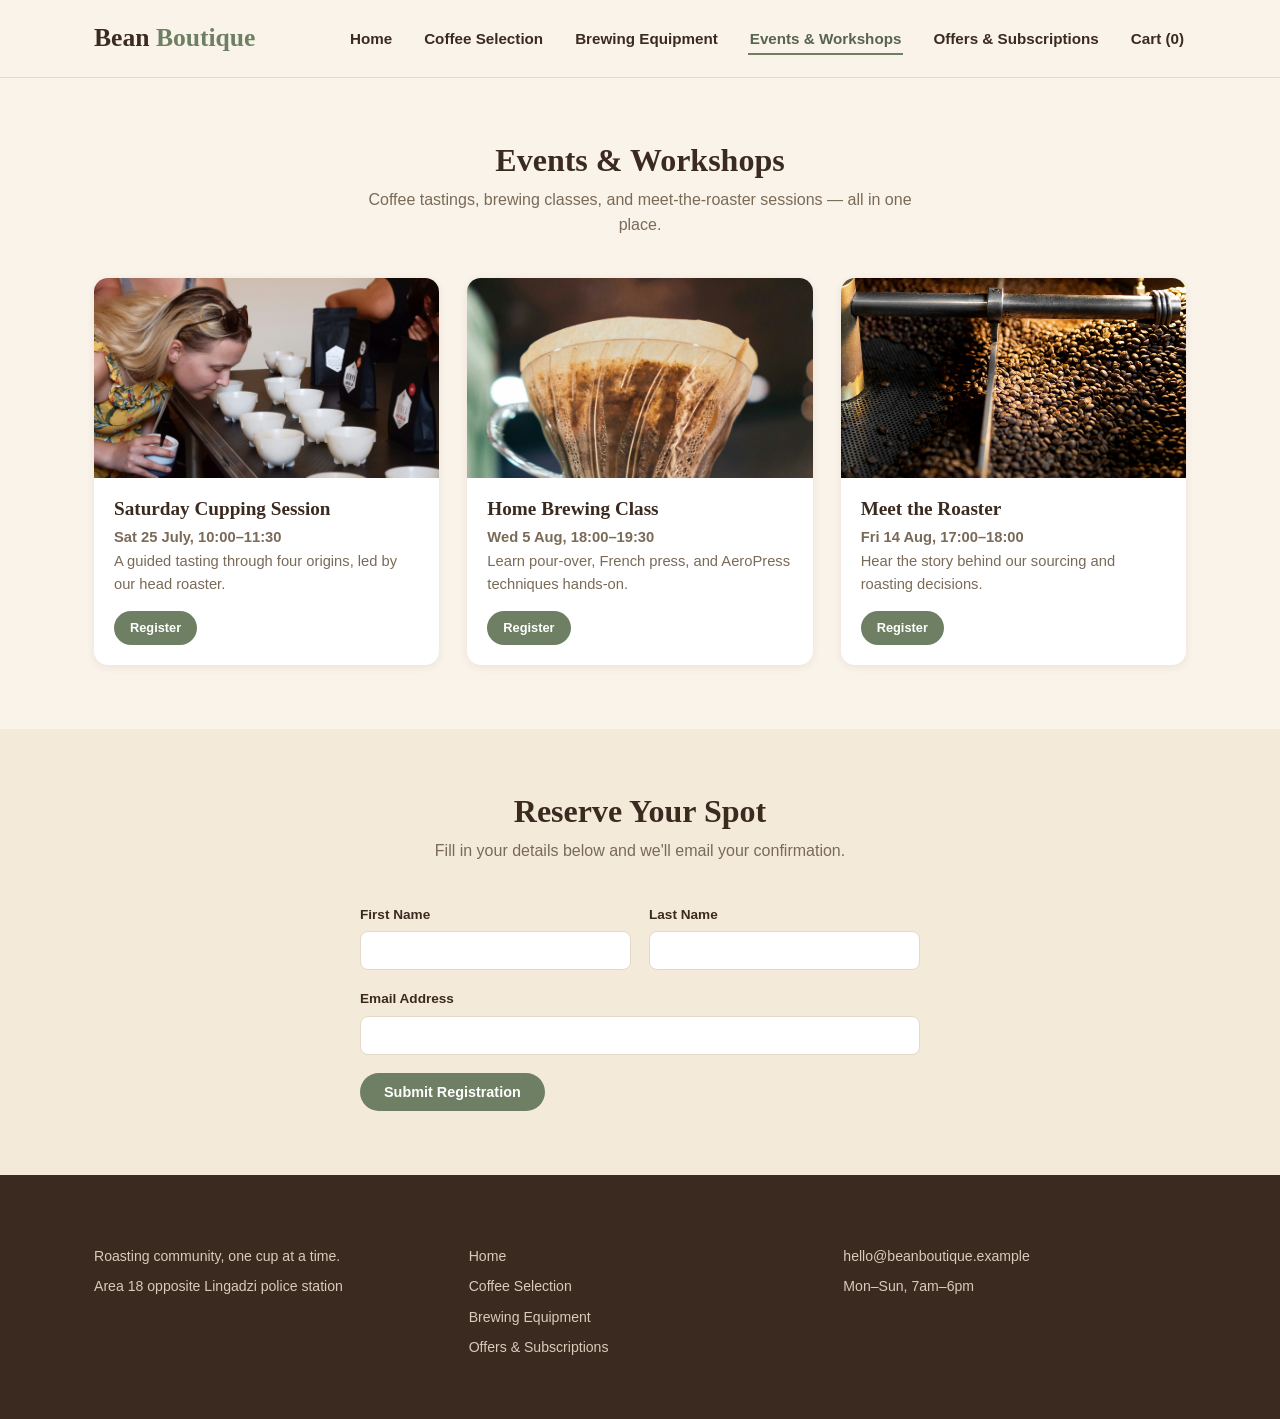
<file: events-workshops.html>
<!DOCTYPE html>
<html lang="en">
<head>
<meta charset="UTF-8">
<meta name="viewport" content="width=device-width, initial-scale=1.0">
<title>Bean Boutique | Events </title>
<link rel="stylesheet" href="css/style.css" type="text/css">
</head>
<body>
<header class="site-header">
<div class="header-inner">
<a href="index.html" class="logo">Bean <span>Boutique</span></a>
<button class="nav-toggle" aria-label="Toggle navigation">&#9776;</button>
<nav class="main-nav">
<ul>
<li><a href="index.html">Home</a></li>
<li><a href="coffee-selection.html">Coffee Selection</a></li>
<li><a href="brewing-equipment.html">Brewing Equipment</a></li>
<li><a href="events-workshops.html" class="active">Events &amp; Workshops</a></li>
<li><a href="special-offers.html">Offers &amp; Subscriptions</a></li>
<li><a href="shopping-cart.html">Cart (<span id="cartNavCount">0</span>)</a></li>
</ul>
</nav>
</div>
</header>
<main>
<h1 class="sr-only">Events &amp; Workshops</h1>
<section class="section">
<div class="container section-heading">
<h2>Events &amp; Workshops</h2>
<p>Coffee tastings, brewing classes, and meet-the-roaster sessions — all in one place.</p>
</div>
<div class="container card-grid">
<div class="card">
<img src="images/event-tasting.jpg" alt="Cupping Session" class="card-img">
<div class="card-body">
<h3>Saturday Cupping Session</h3>
<p class="desc"><strong>Sat 25 July, 10:00&ndash;11:30</strong><br>A guided tasting through four origins, led by our head roaster.</p>
<a href="#registerForm" class="btn btn-primary btn-small">Register</a>
</div>
</div>
<div class="card">
<img src="images/hero-pourover.jpg" alt="Home Brewing Class" class="card-img">
<div class="card-body">
<h3>Home Brewing Class</h3>
<p class="desc"><strong>Wed 5 Aug, 18:00&ndash;19:30</strong><br>Learn pour-over, French press, and AeroPress techniques hands-on.</p>
<a href="#registerForm" class="btn btn-primary btn-small">Register</a>
</div>
</div>
<div class="card">
<img src="images/coffee-roaster.jpg" alt="Meet the Roaster" class="card-img">
<div class="card-body">
<h3>Meet the Roaster</h3>
<p class="desc"><strong>Fri 14 Aug, 17:00&ndash;18:00</strong><br>Hear the story behind our sourcing and roasting decisions.</p>
<a href="#registerForm" class="btn btn-primary btn-small">Register</a>
</div>
</div>
</div>
</section>
<section class="section section-alt" id="registerForm">
<div class="container section-heading">
<h2>Reserve Your Spot</h2>
<p>Fill in your details below and we'll email your confirmation.</p>
</div>
<div class="container">
<form class="form-grid" id="eventRegistrationForm" novalidate>
<label class="hp-field">Leave this field empty
<input type="text" name="hp_field" tabindex="-1" autocomplete="off">
</label>
<div class="form-field">
<label for="firstName">First Name</label>
<input type="text" id="firstName" name="firstName" required>
</div>
<div class="form-field">
<label for="lastName">Last Name</label>
<input type="text" id="lastName" name="lastName" required>
</div>
<div class="form-field full">
<label for="email">Email Address</label>
<input type="email" id="email" name="email" required>
</div>
<div class="form-field full">
<button type="submit" class="btn btn-primary">Submit Registration</button>
<p class="form-msg" id="formMsg"></p>
</div>
</form>
</div>
</section>
</main>
<footer class="site-footer">
<div class="container footer-grid">
<div>
<h3>Bean Boutique</h3>
<p>Roasting community, one cup at a time.</p>
<p>Area 18 opposite Lingadzi police station</p>
</div>
<div>
<h3>Explore</h3>
<a href="index.html">Home</a>
<a href="coffee-selection.html">Coffee Selection</a>
<a href="brewing-equipment.html">Brewing Equipment</a>
<a href="special-offers.html">Offers &amp; Subscriptions</a>
</div>
<div>
<h3>Contact</h3>
<p>hello@beanboutique.example</p>
<p>Mon&ndash;Sun, 7am&ndash;6pm</p>
</div>
</div>
</footer>
<div class="toast" id="toast"></div>
<script src="js/script.js"></script>
</body>
</html>
</file>
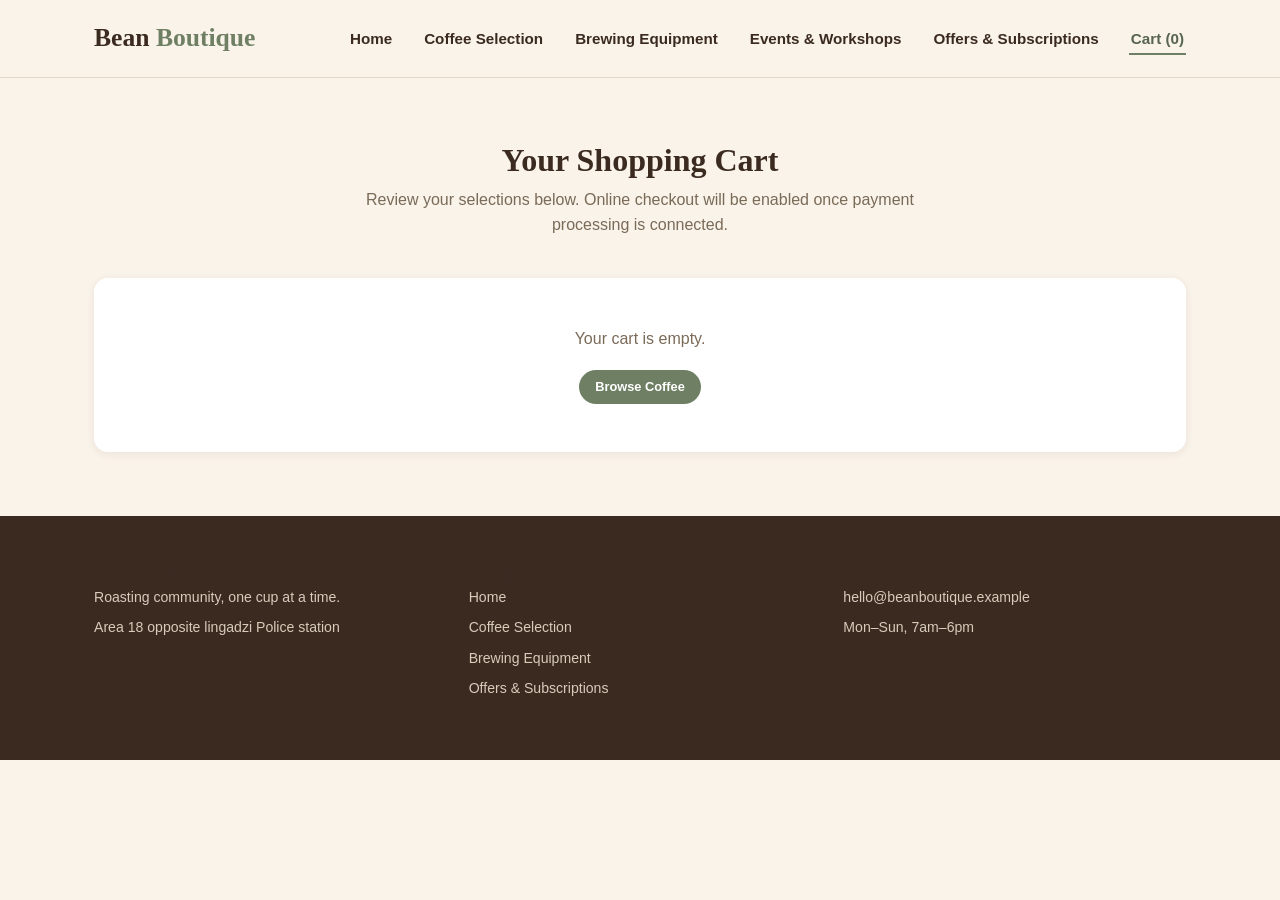
<file: shopping-cart.html>
<!DOCTYPE html>
<html lang="en">
<head>
<meta charset="UTF-8">
<meta name="viewport" content="width=device-width, initial-scale=1.0">
<title>Bean Boutique | Shopping Cart</title>
<link rel="stylesheet" href="css/style.css" type="text/css">
</head>
<body>
<header class="site-header">
<div class="header-inner">
<a href="index.html" class="logo">Bean <span>Boutique</span></a>
<button class="nav-toggle" aria-label="Toggle navigation">&#9776;</button>
<nav class="main-nav">
<ul>
<li><a href="index.html">Home</a></li>
<li><a href="coffee-selection.html">Coffee Selection</a></li>
<li><a href="brewing-equipment.html">Brewing Equipment</a></li>
<li><a href="events-workshops.html">Events &amp; Workshops</a></li>
<li><a href="special-offers.html">Offers &amp; Subscriptions</a></li>
<li><a href="shopping-cart.html" class="active">Cart (<span id="cartNavCount">0</span>)</a></li>
</ul>
</nav>
</div>
</header>
<main>
<h1 class="sr-only">Your Shopping Cart</h1>
<section class="section">
<div class="container section-heading">
<h2>Your Shopping Cart</h2>
<p>Review your selections below. Online checkout will be enabled once payment processing is connected.</p>
</div>
<div class="container">
<div class="cart-empty hidden" id="cartEmptyMsg">
<p>Your cart is empty.</p>
<a href="coffee-selection.html" class="btn btn-primary btn-small">Browse Coffee</a>
</div>
<table class="cart-table" id="cartTable">
<thead>
<tr>
<th>Product</th>
<th>Price</th>
<th>Quantity</th>
<th>Subtotal</th>
<th></th>
</tr>
</thead>
<tbody id="cartBody">
</tbody>
</table>
<div class="cart-summary" id="cartSummary">
<div class="row"><span>Subtotal</span><span id="cartSubtotal">MK 0</span></div>
<div class="row"><span>Estimated delivery</span><span id="cartDelivery">MK 0</span></div>
<div class="row total"><span>Total</span><span id="cartTotal">MK 0</span></div>
<a href="#" class="btn btn-primary">Proceed to Checkout</a>
</div>
</div>
</section>
</main>
<footer class="site-footer">
<div class="container footer-grid">
<div>
<h3>Bean Boutique</h3>
<p>Roasting community, one cup at a time.</p>
<p>Area 18 opposite lingadzi Police station</p>
</div>
<div>
<h3>Explore</h3>
<a href="index.html">Home</a>
<a href="coffee-selection.html">Coffee Selection</a>
<a href="brewing-equipment.html">Brewing Equipment</a>
<a href="special-offers.html">Offers &amp; Subscriptions</a>
</div>
<div>
<h3>Contact</h3>
<p>hello@beanboutique.example</p>
<p>Mon&ndash;Sun, 7am&ndash;6pm</p>
</div>
</div>
</footer>
<div class="toast" id="toast"></div>
<script src="js/script.js"></script>
</body>
</html>
</file>
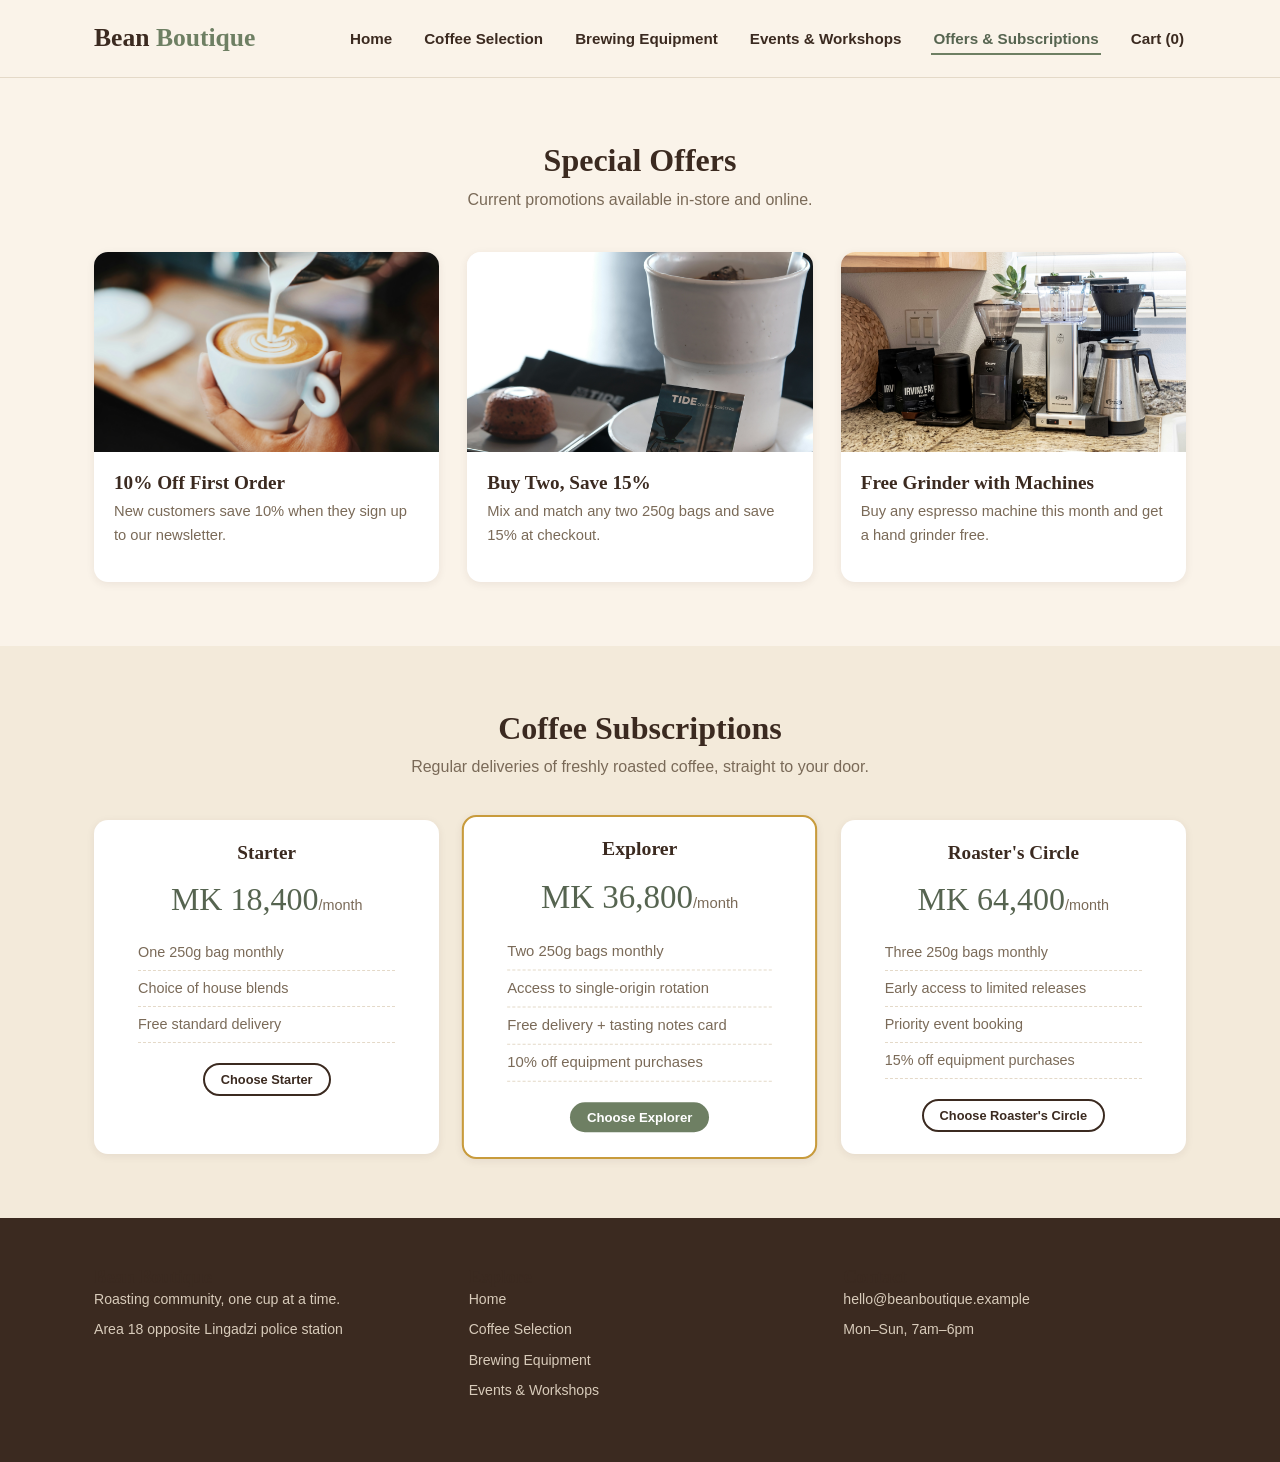
<file: special-offers.html>
<!DOCTYPE html>
<html lang="en">
<head>
<meta charset="UTF-8">
<meta name="viewport" content="width=device-width, initial-scale=1.0">
<title>Bean Boutique | Special Offers</title>
<link rel="stylesheet" href="css/style.css" type="text/css">
</head>
<body>
<header class="site-header">
<div class="header-inner">
<a href="index.html" class="logo">Bean <span>Boutique</span></a>
<button class="nav-toggle" aria-label="Toggle navigation">&#9776;</button>
<nav class="main-nav">
<ul>
<li><a href="index.html">Home</a></li>
<li><a href="coffee-selection.html">Coffee Selection</a></li>
<li><a href="brewing-equipment.html">Brewing Equipment</a></li>
<li><a href="events-workshops.html">Events &amp; Workshops</a></li>
<li><a href="special-offers.html" class="active">Offers &amp; Subscriptions</a></li>
<li><a href="shopping-cart.html">Cart (<span id="cartNavCount">0</span>)</a></li>
</ul>
</nav>
</div>
</header>
<main>
<h1 class="sr-only">Special Offers</h1>
<section class="section">
<div class="container section-heading">
<h2>Special Offers</h2>
<p>Current promotions available in-store and online.</p>
</div>
<div class="container card-grid">
<div class="card">
<img src="images/coffee-houseblend.jpg" alt="Coffee Gift Bag" class="card-img">
<div class="card-body">
<h3>10% Off First Order</h3>
<p class="desc">New customers save 10% when they sign up to our newsletter.</p>
</div>
</div>
<div class="card">
<img src="images/coffee-colombian.jpg" alt="Coffee Bundle" class="card-img">
<div class="card-body">
<h3>Buy Two, Save 15%</h3>
<p class="desc">Mix and match any two 250g bags and save 15% at checkout.</p>
</div>
</div>
<div class="card">
<img src="images/burr-grinder.jpg" alt="burr-grinder" class="card-img">
<div class="card-body">
<h3>Free Grinder with Machines</h3>
<p class="desc">Buy any espresso machine this month and get a hand grinder free.</p>
</div>
</div>
</div>
</section>
<section class="section section-alt">
<div class="container section-heading">
<h2>Coffee Subscriptions</h2>
<p>Regular deliveries of freshly roasted coffee, straight to your door.</p>
</div>
<div class="container card-grid">
<div class="card tier-card">
<div class="card-body">
<h3>Starter</h3>
<p class="tier-price">MK 18,400<span class="tier-period">/month</span></p>
<ul>
<li>One 250g bag monthly</li>
<li>Choice of house blends</li>
<li>Free standard delivery</li>
</ul>
<button class="btn btn-outline btn-small">Choose Starter</button>
</div>
</div>
<div class="card tier-card is-featured">
<div class="card-body">
<h3>Explorer</h3>
<p class="tier-price">MK 36,800<span class="tier-period">/month</span></p>
<ul>
<li>Two 250g bags monthly</li>
<li>Access to single-origin rotation</li>
<li>Free delivery + tasting notes card</li>
<li>10% off equipment purchases</li>
</ul>
<button class="btn btn-primary btn-small">Choose Explorer</button>
</div>
</div>
<div class="card tier-card">
<div class="card-body">
<h3>Roaster's Circle</h3>
<p class="tier-price">MK 64,400<span class="tier-period">/month</span></p>
<ul>
<li>Three 250g bags monthly</li>
<li>Early access to limited releases</li>
<li>Priority event booking</li>
<li>15% off equipment purchases</li>
</ul>
<button class="btn btn-outline btn-small">Choose Roaster's Circle</button>
</div>
</div>
</div>
</section>
</main>
<footer class="site-footer">
<div class="container footer-grid">
<div>
<h3>Bean Boutique</h3>
<p>Roasting community, one cup at a time.</p>
<p>Area 18 opposite Lingadzi police station</p>
</div>
<div>
<h3>Explore</h3>
<a href="index.html">Home</a>
<a href="coffee-selection.html">Coffee Selection</a>
<a href="brewing-equipment.html">Brewing Equipment</a>
<a href="events-workshops.html">Events &amp; Workshops</a>
</div>
<div>
<h3>Contact</h3>
<p>hello@beanboutique.example</p>
<p>Mon&ndash;Sun, 7am&ndash;6pm</p>
</div>
</div>
</footer>
<div class="toast" id="toast"></div>
<script src="js/script.js"></script>
</body>
</html>
</file>
<file: css/style.css>
:root {
  --espresso: #3B2A20;  
  --espresso-light: #5A4132;
  --cream: #FAF3E9;      
  --card: #FFFFFF;      
  --sage: #6E7F63;       
  --sage-dark: #566450;
  --gold: #C89B3C;       
  --line: #E4D9C8;       
  --text-muted: #7A6A58;
  --font-display: Georgia, 'Times New Roman', Times, serif;
  --font-body: 'Segoe UI', Tahoma, Geneva, Verdana, sans-serif;
  --radius: 14px;
  --shadow-sm: 0 2px 8px rgba(59, 42, 32, 0.08);
  --shadow-md: 0 8px 24px rgba(59, 42, 32, 0.14);
  --transition: 0.25s ease;
}

* { 
  box-sizing: border-box; 
  margin: 0; 
  padding: 0; 
}
html { 
  scroll-behavior: smooth; 
}

body {
  font-family: var(--font-body);
  background: var(--cream);
  color: var(--espresso);
  line-height: 1.6;
}

img {
  max-width: 100%;
  display: block;
}

a {
  text-decoration: none;
  color: inherit;
}

ul { 
  list-style: none; 
}

h1, h2, h3, h4 {
  font-family: var(--font-display);
  line-height: 1.15;
  color: var(--espresso);
}

.container {
  max-width: 1140px;
  margin: 0 auto;
  padding: 0 24px;
}

.img-placeholder {
  background: repeating-linear-gradient(
    135deg,
    #EFE3D0,
    #EFE3D0 10px,
    #E4D5BC 10px,
    #E4D5BC 20px
  );
  border: 1px dashed var(--text-muted);
  border-radius: var(--radius);
  display: flex;
  align-items: center;
  justify-content: center;
  text-align: center;
  color: var(--text-muted);
  font-size: 0.85rem;
  font-style: italic;
  min-height: 160px;
  padding: 12px;
}

.site-header {
  background: var(--cream);
  border-bottom: 1px solid var(--line);
  position: sticky;
  top: 0;
  z-index: 50;
}

.header-inner {
  display: flex;
  align-items: center;
  justify-content: space-between;
  padding: 18px 24px;
  max-width: 1140px;
  margin: 0 auto;
}

.logo {
  font-family: var(--font-display);
  font-size: 1.6rem;
  font-weight: 600;
  color: var(--espresso);
}

.logo span { 
  color: var(--sage); 
}

.main-nav ul {
  display: flex;
  gap: 28px;
}

.main-nav a {
  position: relative;
  font-weight: 600;
  font-size: 0.95rem;
  padding: 6px 2px;
  transition: color var(--transition);
}

.main-nav a::after {
  content: "";
  position: absolute;
  left: 0;
  bottom: -2px;
  width: 0%;
  height: 2px;
  background: var(--sage);
  transition: width var(--transition);
}

.main-nav a:hover {
  color: var(--sage-dark);
}

.main-nav a:hover::after,
.main-nav a.active::after {
  width: 100%;
}

.main-nav a.active {
  color: var(--sage-dark);
}

.nav-toggle {
  display: none;
  background: none;
  border: none;
  font-size: 1.6rem;
  color: var(--espresso);
  cursor: pointer;
}

.toast {
  position: fixed;
  left: 50%;
  bottom: 28px;
  transform: translateX(-50%) translateY(20px);
  background: var(--espresso);
  color: var(--cream);
  padding: 13px 24px;
  border-radius: 999px;
  box-shadow: var(--shadow-md);
  font-size: 0.9rem;
  font-weight: 600;
  opacity: 0;
  pointer-events: none;
  transition: opacity 0.3s ease, transform 0.3s ease;
  z-index: 300;
  white-space: nowrap;
}

.toast.is-visible {
  opacity: 1;
  transform: translateX(-50%) translateY(0);
}

.cart-empty {
  text-align: center;
  padding: 48px 24px;
  color: var(--text-muted);
  background: var(--card);
  border-radius: var(--radius);
  box-shadow: var(--shadow-sm);
}

.cart-empty p { 
  margin-bottom: 18px; 
}

.hidden { 
  display: none !important; 
}

.hero-slideshow {
  position: relative;
  overflow: hidden;
  border-radius: var(--radius);
  margin: 32px auto;
  max-width: 1140px;
  box-shadow: var(--shadow-md);
}

.slide {
  display: none;
  min-height: 380px;
  align-items: center;
  justify-content: center;
  position: relative;
}

.slide.is-active { 
  display: flex; 
}

.slide .img-placeholder {
  width: 100%;
  min-height: 380px;
}

.slide-caption {
  position: absolute;
  bottom: 20px;
  left: 20px;
  background: rgba(59, 42, 32, 0.75);
  color: var(--cream);
  padding: 10px 18px;
  border-radius: 8px;
  font-size: 0.95rem;
}

.slide-controls {
  position: absolute;
  bottom: 20px;
  right: 20px;
  display: flex;
  gap: 10px;
}

.slide-btn {
  background: var(--cream);
  border: none;
  width: 34px;
  height: 34px;
  border-radius: 50%;
  cursor: pointer;
  font-weight: 700;
  box-shadow: var(--shadow-sm);
}

.slide-dots {
  position: absolute;
  bottom: 20px;
  left: 50%;
  transform: translateX(-50%);
  display: flex;
  gap: 8px;
}

.dot {
  width: 9px;
  height: 9px;
  border-radius: 50%;
  background: rgba(255,255,255,0.6);
  cursor: pointer;
}

.dot.is-active { 
  background: var(--gold); 
}

.section {
  padding: 64px 0;
}

.section-heading {
  text-align: center;
  margin-bottom: 40px;
}

.section-heading h2 {
  font-size: 2rem;
  margin-bottom: 8px;
}

.section-heading p {
  color: var(--text-muted);
  max-width: 560px;
  margin: 0 auto;
}

.section-alt {
  background: #F3EADA;
}

.card-grid {
  display: grid;
  grid-template-columns: repeat(auto-fit, minmax(260px, 1fr));
  gap: 28px;
}

.card {
  background: var(--card);
  border-radius: var(--radius);
  box-shadow: var(--shadow-sm);
  overflow: hidden;
  transition: transform var(--transition), box-shadow var(--transition);
}

.card:hover {
  transform: translateY(-6px);
  box-shadow: var(--shadow-md);
}

.card-body {
  padding: 20px;
}

.card-body h3 {
  font-size: 1.2rem;
  margin-bottom: 6px;
}

.card-body .price {
  color: var(--gold);
  font-weight: 700;
  margin: 8px 0;
}

.card-body p.desc {
  font-size: 0.92rem;
  color: var(--text-muted);
  margin-bottom: 14px;
}

.btn {
  display: inline-block;
  padding: 11px 24px;
  border-radius: 999px;
  font-weight: 700;
  font-size: 0.9rem;
  cursor: pointer;
  border: none;
  transition: background var(--transition), transform var(--transition);
}

.btn-primary {
  background: var(--sage);
  color: #fff;
}

.btn-primary:hover { 
  background: var(--sage-dark); 
}

.btn-outline {
  background: transparent;
  border: 2px solid var(--espresso);
  color: var(--espresso);
}

.btn-outline:hover { 
  background: var(--espresso); 
  color: var(--cream); 
}

.btn-small {
  padding: 7px 16px;
  font-size: 0.8rem;
}

.search-bar {
  max-width: 420px;
  margin: 0 auto 36px;
  position: relative;
}

.search-bar input {
  width: 100%;
  padding: 12px 44px 12px 18px;
  border-radius: 999px;
  border: 1px solid var(--line);
  background: var(--card);
  font-family: var(--font-body);
  font-size: 0.95rem;
  transition: box-shadow var(--transition), border-color var(--transition);
}

.search-bar input:focus {
  outline: none;
  border-color: var(--sage);
  box-shadow: 0 0 0 3px rgba(110,127,99,0.2);
}

.search-bar .search-icon {
  position: absolute;
  right: 16px;
  top: 50%;
  transform: translateY(-50%);
  color: var(--text-muted);
}

.filterable {
  transition: opacity 0.3s ease, transform 0.3s ease, max-height 0.3s ease;
}

.filterable.is-hidden {
  opacity: 0;
  transform: scale(0.95);
  position: absolute;
  pointer-events: none;
}

.no-results {
  text-align: center;
  background: var(--card);
  border-radius: var(--radius);
  box-shadow: var(--shadow-sm);
  padding: 40px 24px;
  margin-top: 8px;
}

.no-results h3 { 
  margin-bottom: 10px; 
}

.no-results p {
  color: var(--text-muted);
  max-width: 480px;
  margin: 0 auto 20px;
}

.custom-blend-panel {
  background: var(--card);
  border-radius: var(--radius);
  box-shadow: var(--shadow-sm);
  padding: 28px;
  margin-top: 24px;
}

.custom-blend-panel h3 {
  text-align: center;
  margin-bottom: 18px;
}

.form-field textarea {
  width: 100%;
  padding: 11px 14px;
  border-radius: 8px;
  border: 1px solid var(--line);
  font-family: var(--font-body);
  resize: vertical;
}

.form-field textarea:focus {
  outline: none;
  border-color: var(--sage);
  box-shadow: 0 0 0 3px rgba(110,127,99,0.2);
}

.accordion-wrap {
  max-width: 720px;
  margin: 0 auto;
}

.accordion-item {
  border-bottom: 1px solid var(--line);
}

.accordion-trigger {
  width: 100%;
  background: none;
  border: none;
  text-align: left;
  padding: 14px 0;
  font-family: var(--font-body);
  font-weight: 700;
  font-size: 0.95rem;
  cursor: pointer;
  display: flex;
  justify-content: space-between;
  align-items: center;
  color: var(--espresso);
}

.accordion-panel {
  max-height: 0;
  overflow: hidden;
  transition: max-height var(--transition);
  font-size: 0.9rem;
  color: var(--text-muted);
}

.accordion-panel.is-open {
  max-height: 240px;
  padding-bottom: 14px;
}

.accordion-trigger .icon {
  transition: transform var(--transition);
}

.accordion-trigger.is-open .icon {
  transform: rotate(45deg);
}

.modal-overlay {
  display: none;
  position: fixed;
  inset: 0;
  background: rgba(59,42,32,0.55);
  align-items: center;
  justify-content: center;
  z-index: 200;
}

.modal-overlay.is-visible { 
  display: flex; 
}

.modal-box {
  background: var(--cream);
  max-width: 420px;
  width: 90%;
  border-radius: var(--radius);
  padding: 32px;
  position: relative;
  box-shadow: var(--shadow-md);
  text-align: center;
}

.modal-close {
  position: absolute;
  top: 14px;
  right: 18px;
  background: none;
  border: none;
  font-size: 1.4rem;
  cursor: pointer;
  color: var(--text-muted);
}

.modal-box h3 {
  font-size: 1.4rem;
  margin-bottom: 10px;
}

.modal-box form {
  display: flex;
  gap: 8px;
  margin-top: 18px;
}

.modal-box input[type="email"] {
  flex: 1;
  padding: 10px 14px;
  border-radius: 999px;
  border: 1px solid var(--line);
  font-family: var(--font-body);
}

.hp-field {
  position: absolute;
  left: -9999px;
  top: -9999px;
  opacity: 0;
  height: 0;
  width: 0;
}

.form-grid {
  display: grid;
  grid-template-columns: 1fr 1fr;
  gap: 18px;
  max-width: 560px;
  margin: 0 auto;
}

.form-grid .full { 
  grid-column: 1 / -1; 
}

.form-field label {
  display: block;
  font-size: 0.85rem;
  font-weight: 700;
  margin-bottom: 6px;
}

.form-field input {
  width: 100%;
  padding: 11px 14px;
  border-radius: 8px;
  border: 1px solid var(--line);
  font-family: var(--font-body);
}

.form-field input:focus {
  outline: none;
  border-color: var(--sage);
  box-shadow: 0 0 0 3px rgba(110,127,99,0.2);
}

.form-msg {
  text-align: center;
  margin-top: 14px;
  font-size: 0.9rem;
  display: none;
}

.form-msg.is-success { 
  display: block; 
  color: var(--sage-dark); 
}

.form-msg.is-error { 
  display: block; 
  color: #A5432E; 
}

.cart-table {
  width: 100%;
  border-collapse: collapse;
  background: var(--card);
  border-radius: var(--radius);
  overflow: hidden;
  box-shadow: var(--shadow-sm);
}

.cart-table th, .cart-table td {
  text-align: left;
  padding: 14px 18px;
  border-bottom: 1px solid var(--line);
  font-size: 0.9rem;
}

.cart-table th {
  background: var(--espresso);
  color: var(--cream);
  font-family: var(--font-display);
  font-weight: 400;
}

.qty-control {
  display: inline-flex;
  align-items: center;
  gap: 8px;
}

.qty-control button {
  width: 26px;
  height: 26px;
  border-radius: 50%;
  border: 1px solid var(--line);
  background: var(--cream);
  cursor: pointer;
}

.cart-summary {
  max-width: 320px;
  margin: 28px 0 0 auto;
  background: var(--card);
  border-radius: var(--radius);
  padding: 22px;
  box-shadow: var(--shadow-sm);
}

.cart-summary .row {
  display: flex;
  justify-content: space-between;
  margin-bottom: 8px;
  font-size: 0.92rem;
}

.cart-summary .btn {
  display: block;
  text-align: center;
  margin-top: 16px;
}

.cart-summary .row.total {
  font-weight: 700;
  border-top: 1px solid var(--line);
  padding-top: 10px;
  margin-top: 10px;
  font-size: 1.05rem;
}

.tier-card {
  text-align: center;
  border: 2px solid transparent;
}

.tier-card.is-featured {
  border-color: var(--gold);
  transform: scale(1.03);
}

.tier-card .tier-price {
  font-family: var(--font-display);
  font-size: 2rem;
  color: var(--sage-dark);
  margin: 10px 0;
}

.tier-card .tier-price .tier-period {
  font-size: 0.9rem;
  font-family: var(--font-body);
  color: var(--text-muted);
}

.tier-card ul {
  text-align: left;
  padding: 0 22px 20px;
  font-size: 0.9rem;
  color: var(--text-muted);
}

.tier-card ul li {
  padding: 6px 0;
  border-bottom: 1px dashed var(--line);
}

.map-section {
  background: var(--cream);
}

.map-address {
  margin-top: 6px;
  font-size: 0.95rem;
  color: var(--espresso);
}

.map-address strong {
  color: var(--sage-dark);
}

.map-embed {
  border-radius: var(--radius);
  overflow: hidden;
  box-shadow: var(--shadow-md);
  border: 1px solid var(--line);
  background: var(--card);
}

.map-embed iframe {
  width: 100%;
  height: 380px;
  border: 0;
  display: block;
}

.social-feed {
  display: grid;
  grid-template-columns: repeat(auto-fit, minmax(140px, 1fr));
  gap: 14px;
}

.social-post {
  aspect-ratio: 1 / 1;
  border-radius: var(--radius);
  overflow: hidden;
  position: relative;
}

.social-post .tag {
  position: absolute;
  bottom: 8px;
  left: 8px;
  background: rgba(59,42,32,0.75);
  color: var(--cream);
  font-size: 0.7rem;
  padding: 3px 8px;
  border-radius: 999px;
}

.site-footer {
  background: var(--espresso);
  color: var(--cream);
  padding: 48px 0 20px;
}

.footer-grid {
  display: grid;
  grid-template-columns: repeat(auto-fit, minmax(200px, 1fr));
  gap: 32px;
  margin-bottom: 32px;
}

.footer-grid h4 {
  color: var(--cream);
  font-size: 1rem;
  margin-bottom: 14px;
}

.footer-grid p, .footer-grid a {
  font-size: 0.88rem;
  color: #D8CBBA;
  display: block;
  margin-bottom: 8px;
}

.footer-grid a:hover { 
  color: var(--gold); 
}

.footer-bottom {
  text-align: center;
  border-top: 1px solid rgba(255,255,255,0.15);
  padding-top: 16px;
  font-size: 0.78rem;
  color: #B9A98F;
}

@media (max-width: 860px) {
  .form-grid { grid-template-columns: 1fr; }
  .cart-summary { margin: 28px auto 0; }
}

@media (max-width: 768px) {
  .nav-toggle { display: block; }
  .main-nav {
    position: absolute;
    top: 100%;
    left: 0;
    right: 0;
    background: var(--cream);
    border-bottom: 1px solid var(--line);
    display: none;
    box-shadow: var(--shadow-sm);
  }
  .main-nav.is-open { display: block; }
  .main-nav ul {
    flex-direction: column;
    gap: 0;
    padding: 10px 24px 20px;
  }
  .main-nav a {
    display: block;
    padding: 12px 0;
  }
  .section { padding: 44px 0; }
  .slide { min-height: 260px; }
}

@media (max-width: 480px) {
  .logo { font-size: 1.3rem; }
  .section-heading h2 { font-size: 1.5rem; }
  .modal-box form { flex-direction: column; }
}
.card img,
.card-img {
  width: 100%;
  height: 200px;      
  object-fit: cover;   
  object-position: center;
}
.slide img {
  width: 100%;
  height: 380px;       
  object-fit: cover;
  object-position: center;
}
.social-post img {
  width: 100%;
  height: 100%;
  object-fit: cover;
  object-position: center;
}
.sr-only {
  position: absolute;
  width: 1px;
  height: 1px;
  padding: 0;
  margin: -1px;
  overflow: hidden;
  clip: rect(0, 0, 0, 0);
  white-space: nowrap;
  border: 0;
}
</file>
